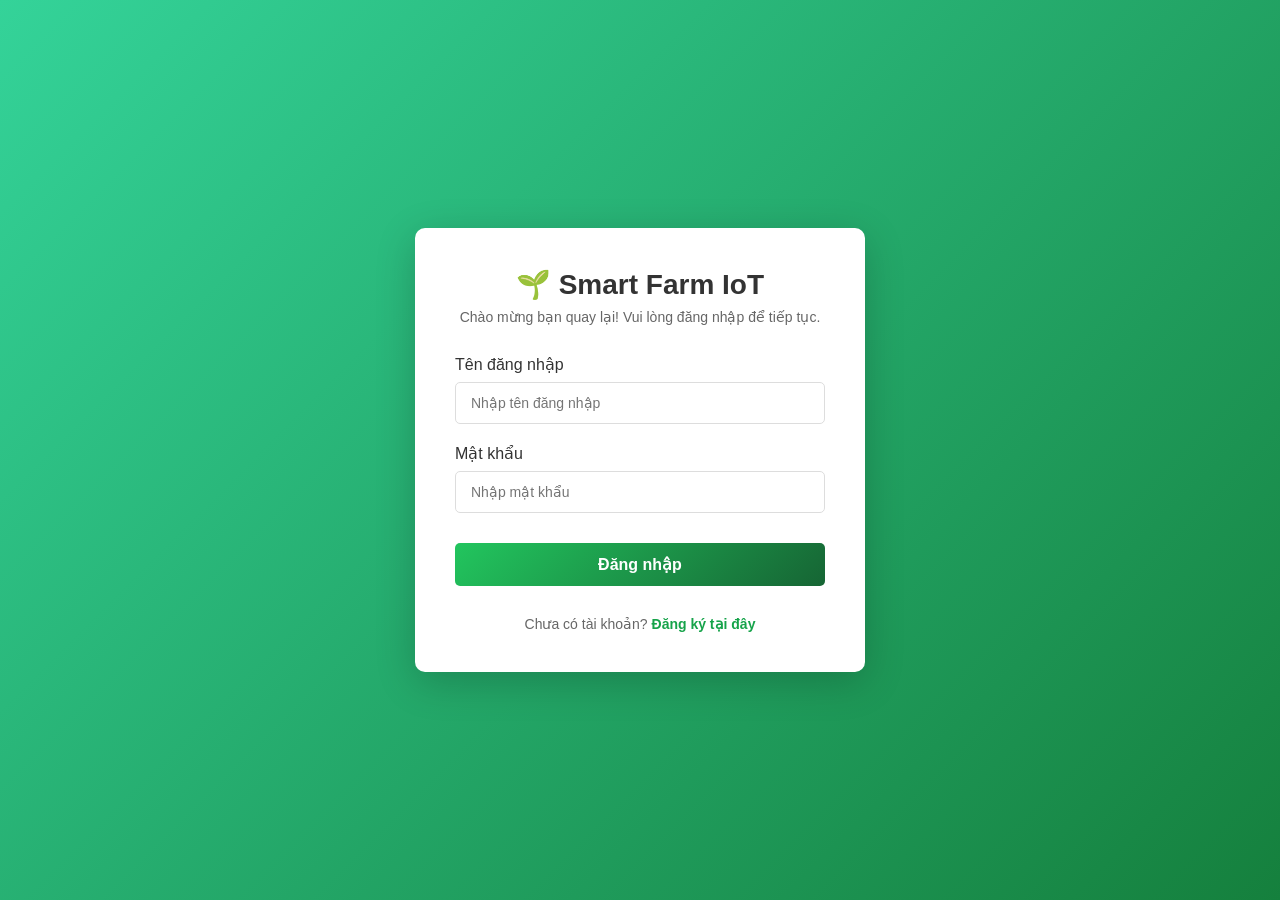
<file: wwwroot/index.html>
<!DOCTYPE html>
<html lang="vi">
<head>
    <meta charset="UTF-8">
    <meta name="viewport" content="width=device-width, initial-scale=1.0">
    <title>Bảng điều khiển Smart Farm IoT</title>
    <link rel="stylesheet" href="css/dashboard.css?v=20260529">
</head>
<body>
    <header>
        <h1>Hệ thống giám sát Smart Farm IoT</h1>
        <div class="header-controls">
            <button id="devicesBtn" class="btn-primary" onclick="goToDevices()">🔧 Quản lý thiết bị</button>
            <button id="cropsBtn" class="btn-primary" onclick="goToCrops()">🌿 Cây trồng</button>
            <button id="automationBtn" class="btn-primary" onclick="goToAutomation()">⚙️ Tự động hóa</button>
            <button id="chartsBtn" class="btn-primary" onclick="goToCharts()">📊 Phân tích</button>
            <button id="healthBtn" class="btn-primary" onclick="goToHealth()">🩺 Sức khỏe hệ thống</button>
            <button id="usersBtn" class="btn-primary" onclick="goToUsers()" hidden>👥 Người dùng</button>
            <button id="refreshBtn" class="btn-primary">Làm mới dữ liệu</button>
            <span id="lastUpdate">Cập nhật lần cuối: Chưa bao giờ</span>
        </div>
    </header>

    <section class="garden-toolbar">
        <div id="gardenPills" class="garden-pills">
            <!-- Garden pills rendered by JS -->
        </div>
        <button id="addGardenBtn" class="btn-primary" type="button">+ Thêm khu vườn mới</button>
    </section>

    <main>
        <div class="dashboard-grid">
            <!-- Key Performance Indicators -->
            <section class="card kpi-section">
                <h2>Chỉ số hiệu suất chính</h2>
                <div class="kpi-grid">
                    <div class="kpi-card">
                        <div class="kpi-header">
                            <span class="kpi-label">🌡 Nhiệt độ</span>
                            <span class="kpi-value" id="avgTemp">28°C</span>
                        </div>
                        <div class="kpi-subtitle" id="tempStatus">Dữ liệu thời gian thực</div>
                    </div>
                    <div class="kpi-card">
                        <div class="kpi-header">
                            <span class="kpi-label">💧 Độ ẩm</span>
                            <span class="kpi-value" id="avgHumidity">70%</span>
                        </div>
                        <div class="kpi-subtitle" id="humidityStatus">Dữ liệu thời gian thực</div>
                    </div>
                    <div class="kpi-card">
                        <div class="kpi-header">
                            <span class="kpi-label">☀ Cảm biến ánh sáng</span>
                            <span class="kpi-value" id="avgLight">12000 Lux</span>
                        </div>
                        <div class="kpi-subtitle" id="lightStatus">Dữ liệu thời gian thực</div>
                    </div>
                    <div class="kpi-card">
                        <div class="kpi-header">
                            <span class="kpi-label">🧪 pH</span>
                            <span class="kpi-value" id="avgPh">6.5</span>
                        </div>
                        <div class="kpi-subtitle" id="phStatus">Dữ liệu thời gian thực</div>
                    </div>
                    <div class="kpi-card">
                        <div class="kpi-header">
                            <span class="kpi-label">🧂 TDS</span>
                            <span class="kpi-value" id="avgTds">850 ppm</span>
                        </div>
                        <div class="kpi-subtitle" id="tdsStatus">Dữ liệu thời gian thực</div>
                    </div>
                </div>
            </section>

            <!-- System Overview -->
            <section class="card overview-card">
                <h2>Tổng quan hệ thống</h2>
                <div class="stats-grid">
                    <div class="stat-item">
                        <span class="stat-value" id="totalDevices">0</span>
                        <span class="stat-label">Tổng thiết bị</span>
                    </div>
                    <div class="stat-item">
                        <span class="stat-value" id="activeDevices">0</span>
                        <span class="stat-label">Thiết bị đang hoạt động</span>
                    </div>
                    <div class="stat-item">
                        <span class="stat-value" id="activeAlerts">0</span>
                        <span class="stat-label">Cảnh báo đang hoạt động</span>
                    </div>
                </div>
            </section>

            <!-- Device Status -->
            <section class="card devices-card">
                <h2>Trạng thái và sức khỏe thiết bị</h2>
                <div class="device-health-legend">
                    <span class="legend-item"><span class="legend-dot healthy"></span>Tốt</span>
                    <span class="legend-item"><span class="legend-dot warning"></span>Cảnh báo</span>
                    <span class="legend-item"><span class="legend-dot critical"></span>Nghiêm trọng</span>
                    <span class="legend-item"><span class="legend-dot offline"></span>Ngoại tuyến</span>
                </div>
                <div id="devicesContainer" class="devices-grid">
                    <!-- Devices will be loaded here -->
                </div>
            </section>

            <!-- Active Alerts -->
            <section class="card alerts-card">
                <h2>Cảnh báo đang hoạt động</h2>
                <div id="alertsContainer" class="alerts-list">
                    <!-- Alerts will be loaded here -->
                </div>
            </section>

            <!-- Manual Control -->
            <section class="card control-card">
                <h2>Điều khiển thủ công</h2>
                <div class="control-form">
                    <div class="form-group">
                        <label for="deviceSelect">Thiết bị:</label>
                        <select id="deviceSelect" name="deviceSelect" required>
                            <option value="">Chọn thiết bị</option>
                        </select>
                    </div>
                    <div class="form-group">
                        <label for="reasonInput">Ghi chú (tùy chọn):</label>
                        <input type="text" id="reasonInput" name="reasonInput" placeholder="Ví dụ: Bật thủ công do kiểm tra hệ thống">
                    </div>
                </div>

                <div class="manual-actuator-grid">
                    <div class="manual-actuator-card" data-actuator="Light">
                        <div class="actuator-icon">💡</div>
                        <div class="actuator-name">Đèn</div>
                        <div class="actuator-status" id="status-Light">Tắt</div>
                        <button type="button" class="actuator-toggle" data-actuator="Light" aria-label="Bật tắt Đèn">
                            <span class="toggle-knob"></span>
                        </button>
                    </div>

                    <div class="manual-actuator-card" data-actuator="Fan">
                        <div class="actuator-icon">🌀</div>
                        <div class="actuator-name">Quạt</div>
                        <div class="actuator-status" id="status-Fan">Tắt</div>
                        <button type="button" class="actuator-toggle" data-actuator="Fan" aria-label="Bật tắt Quạt">
                            <span class="toggle-knob"></span>
                        </button>
                    </div>

                    <div class="manual-actuator-card" data-actuator="Roof">
                        <div class="actuator-icon">🏠</div>
                        <div class="actuator-name">Mái che</div>
                        <div class="actuator-status" id="status-Roof">Tắt</div>
                        <button type="button" class="actuator-toggle" data-actuator="Roof" aria-label="Bật tắt Mái che">
                            <span class="toggle-knob"></span>
                        </button>
                    </div>

                    <div class="manual-actuator-card" data-actuator="FloatSwitch">
                        <div class="actuator-icon">🌊</div>
                        <div class="actuator-name">Phao điện tử</div>
                        <div class="actuator-status" id="status-FloatSwitch">Tắt</div>
                        <button type="button" class="actuator-toggle" data-actuator="FloatSwitch" aria-label="Bật tắt Phao điện tử">
                            <span class="toggle-knob"></span>
                        </button>
                    </div>

                    <div class="manual-actuator-card" data-actuator="Pump">
                        <div class="actuator-icon">💧</div>
                        <div class="actuator-name">Bơm nước</div>
                        <div class="actuator-status" id="status-Pump">Tắt</div>
                        <button type="button" class="actuator-toggle" data-actuator="Pump" aria-label="Bật tắt Bơm nước">
                            <span class="toggle-knob"></span>
                        </button>
                    </div>
                </div>
            </section>
        </div>
    </main>

    <!-- Device Details Modal -->
    <div id="deviceModal" class="modal">
        <div class="modal-content">
            <span class="close">&times;</span>
            <h2 id="deviceModalTitle">Chi tiết thiết bị</h2>
            <div id="deviceModalContent">
                <!-- Device details will be loaded here -->
            </div>
        </div>
    </div>

    <div id="gardenModal" class="modal">
        <div class="modal-content garden-modal-content">
            <span id="gardenModalClose" class="close">&times;</span>
            <h2>Thêm khu vườn mới</h2>
            <form id="gardenForm" class="control-form">
                <div class="form-group">
                    <label for="gardenNameInput">Tên khu vườn:</label>
                    <input type="text" id="gardenNameInput" maxlength="100" required placeholder="Ví dụ: Khu vườn 1">
                </div>
                <div class="form-group">
                    <label for="gardenLocationInput">Vị trí (tùy chọn):</label>
                    <input type="text" id="gardenLocationInput" maxlength="200" placeholder="Ví dụ: Nhà kính A">
                </div>
                <div class="form-group">
                    <label for="gardenDescriptionInput">Ghi chú (tùy chọn):</label>
                    <input type="text" id="gardenDescriptionInput" placeholder="Mô tả ngắn về khu vườn">
                </div>
                <button type="submit" class="btn-primary">Xác nhận</button>
            </form>
        </div>
    </div>
    <script src="js/config.js"></script>
    <script src="js/auth.js"></script>
    <script src="js/dashboard.js?v=20260529"></script>
</body>
</html>
</file>
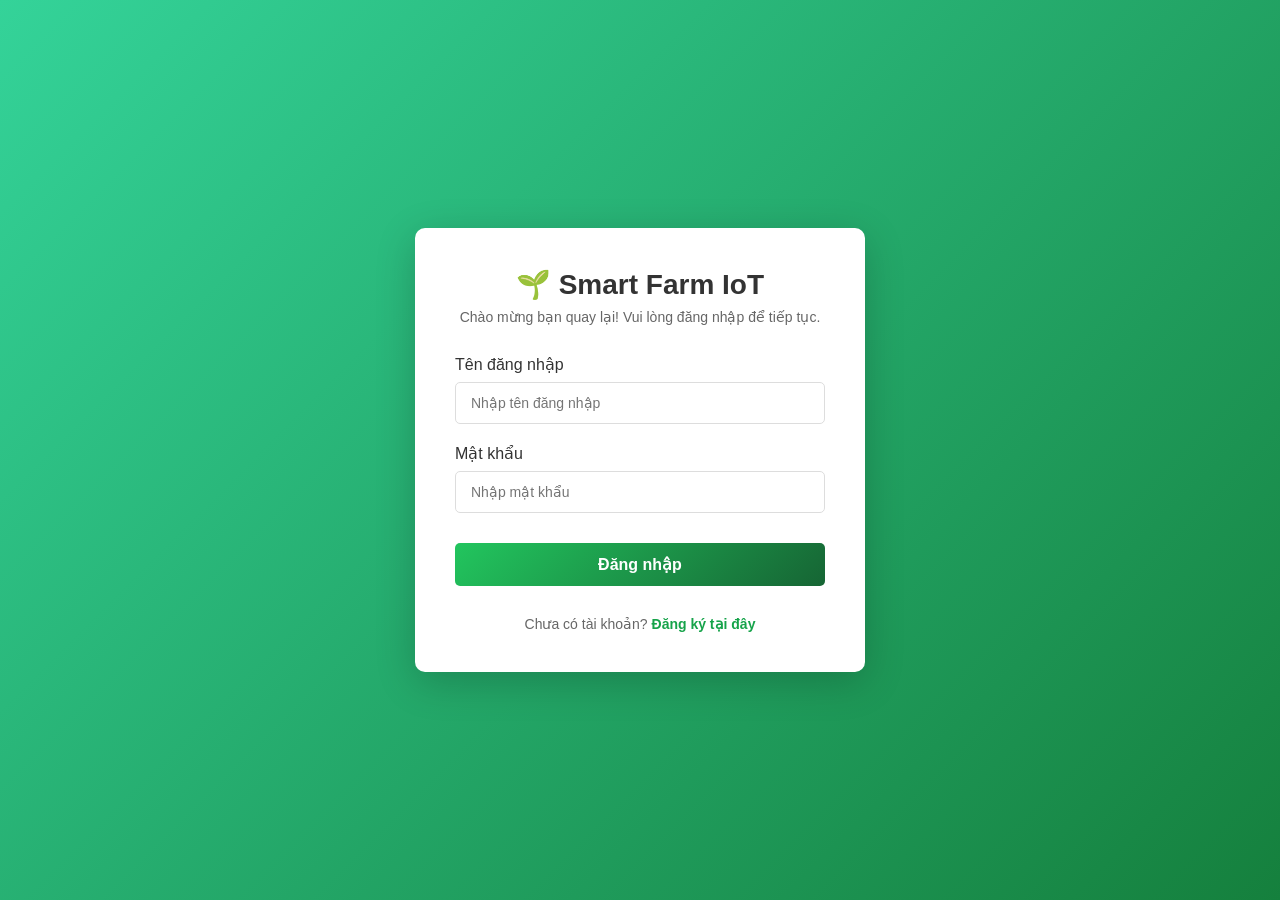
<file: wwwroot/devices.html>
<!DOCTYPE html>
<html lang="vi">
<head>
    <meta charset="UTF-8">
    <meta name="viewport" content="width=device-width, initial-scale=1.0">
    <title>Quản lý thiết bị - Smart Farm IoT</title>
    <link rel="stylesheet" href="css/devices.css?v=20260306">
</head>
<body>
    <div class="container">
        <div id="devicesHeader"></div>

        <div class="content">
        <!-- Add Device Section -->
        <section class="form-section">
            <h2 class="section-title">Thêm thiết bị mới</h2>
            <form id="addDeviceForm">
                <div class="form-row">
                    <div class="form-group">
                        <label for="deviceName">Tên thiết bị:</label>
                        <input type="text" id="deviceName" placeholder="ví dụ: Greenhouse-01" required>
                    </div>
                    <div class="form-group">
                        <label for="macAddress">Địa chỉ MAC:</label>
                        <input type="text" id="macAddress" placeholder="AA:BB:CC:DD:EE:FF" required>
                    </div>
                </div>

                <div class="form-row">
                    <div class="form-group">
                        <label for="cropSelect">Gán cây trồng (tùy chọn):</label>
                        <select id="cropSelect">
                            <option value="">Chưa gán cây trồng</option>
                        </select>
                    </div>
                    <div class="form-group">
                        <label for="gardenSelect">Gán khu vườn (tùy chọn):</label>
                        <select id="gardenSelect">
                            <option value="">Chưa gán khu vườn</option>
                        </select>
                    </div>
                </div>

                <div style="display: flex; gap: 1rem; margin-top: 1rem;">
                    <button type="submit" class="btn-primary">➕ Thêm thiết bị</button>
                    <button type="reset" class="btn-secondary">Xóa nhập</button>
                </div>
            </form>
        </section>

        <section class="form-section">
            <h2 class="section-title">Nhận quyền thiết bị (không cần MAC)</h2>
            <form id="claimDeviceForm">
                <div class="form-row">
                    <div class="form-group">
                        <label for="claimCode">Mã nhận quyền từ thiết bị:</label>
                        <input type="text" id="claimCode" placeholder="Ví dụ: A7K9P2" maxlength="16" required>
                    </div>
                    <div class="form-group">
                        <label for="claimDeviceName">Tên thiết bị (tùy chọn):</label>
                        <input type="text" id="claimDeviceName" placeholder="Ví dụ: Greenhouse-Node-01">
                    </div>
                </div>

                <div class="form-row">
                    <div class="form-group">
                        <label for="claimCropSelect">Gán cây trồng (tùy chọn):</label>
                        <select id="claimCropSelect">
                            <option value="">Chưa gán cây trồng</option>
                        </select>
                    </div>
                    <div class="form-group">
                        <label for="claimGardenSelect">Gán khu vườn (tùy chọn):</label>
                        <select id="claimGardenSelect">
                            <option value="">Chưa gán khu vườn</option>
                        </select>
                    </div>
                </div>

                <div style="display: flex; gap: 1rem; margin-top: 1rem;">
                    <button type="submit" class="btn-primary">🔐 Nhận quyền thiết bị</button>
                    <button type="button" class="btn-secondary" id="refreshPendingBtn">Làm mới danh sách chờ</button>
                </div>
            </form>

            <div style="margin-top: 1rem;">
                <h3 style="margin-bottom: 0.5rem;">Thiết bị chờ nhận quyền</h3>
                <div id="pendingDevicesGrid">
                    <p class="loading-text">Đang tải thiết bị chờ...</p>
                </div>
            </div>
        </section>

        <!-- Devices List Section -->
        <section class="devices-section">
            <h2 class="section-title">Thiết bị đang hoạt động</h2>
            <div id="devicesGrid">
                <p class="loading-text">Đang tải thiết bị...</p>
            </div>
        </section>

        <!-- Inactive Devices Section -->
        <section class="devices-section">
            <h2 class="section-title">Thiết bị ngừng hoạt động</h2>
            <div id="inactiveDevicesGrid">
                <p class="loading-text">Đang tải...</p>
            </div>
        </section>
        </div>

        <!-- Edit Device Modal -->
        <div id="editModal" class="modal">
            <div class="modal-content">
                <div class="modal-header">
                    Chỉnh sửa thiết bị
                    <span class="modal-close" onclick="closeEditModal()">&times;</span>
                </div>
                <form id="editDeviceForm">
                    <input type="hidden" id="editDeviceId">
                    <div class="form-group">
                        <label for="editDeviceName">Tên thiết bị:</label>
                        <input type="text" id="editDeviceName" required>
                    </div>
                    <div class="form-group">
                        <label for="editCropSelect">Gán cây trồng:</label>
                        <select id="editCropSelect">
                            <option value="">Chưa gán cây trồng</option>
                        </select>
                    </div>
                    <div class="form-group">
                        <label for="editGardenSelect">Gán khu vườn:</label>
                        <select id="editGardenSelect">
                            <option value="">Chưa gán khu vườn</option>
                        </select>
                    </div>
                    <div class="form-group">
                        <label for="editStatus">Trạng thái:</label>
                        <select id="editStatus">
                            <option value="Active">Hoạt động</option>
                            <option value="Inactive">Ngừng hoạt động</option>
                            <option value="Maintenance">Bảo trì</option>
                        </select>
                    </div>
                    <div class="modal-actions">
                        <button type="submit" class="btn-primary">💾 Lưu thay đổi</button>
                        <button type="button" class="btn-secondary" onclick="closeEditModal()">Huy</button>
                    </div>
                </form>
            </div>
        </div>

    <script src="js/config.js"></script>
    <script src="js/auth.js"></script>
    <script src="js/devices.js"></script>
</body>
</html>
</file>
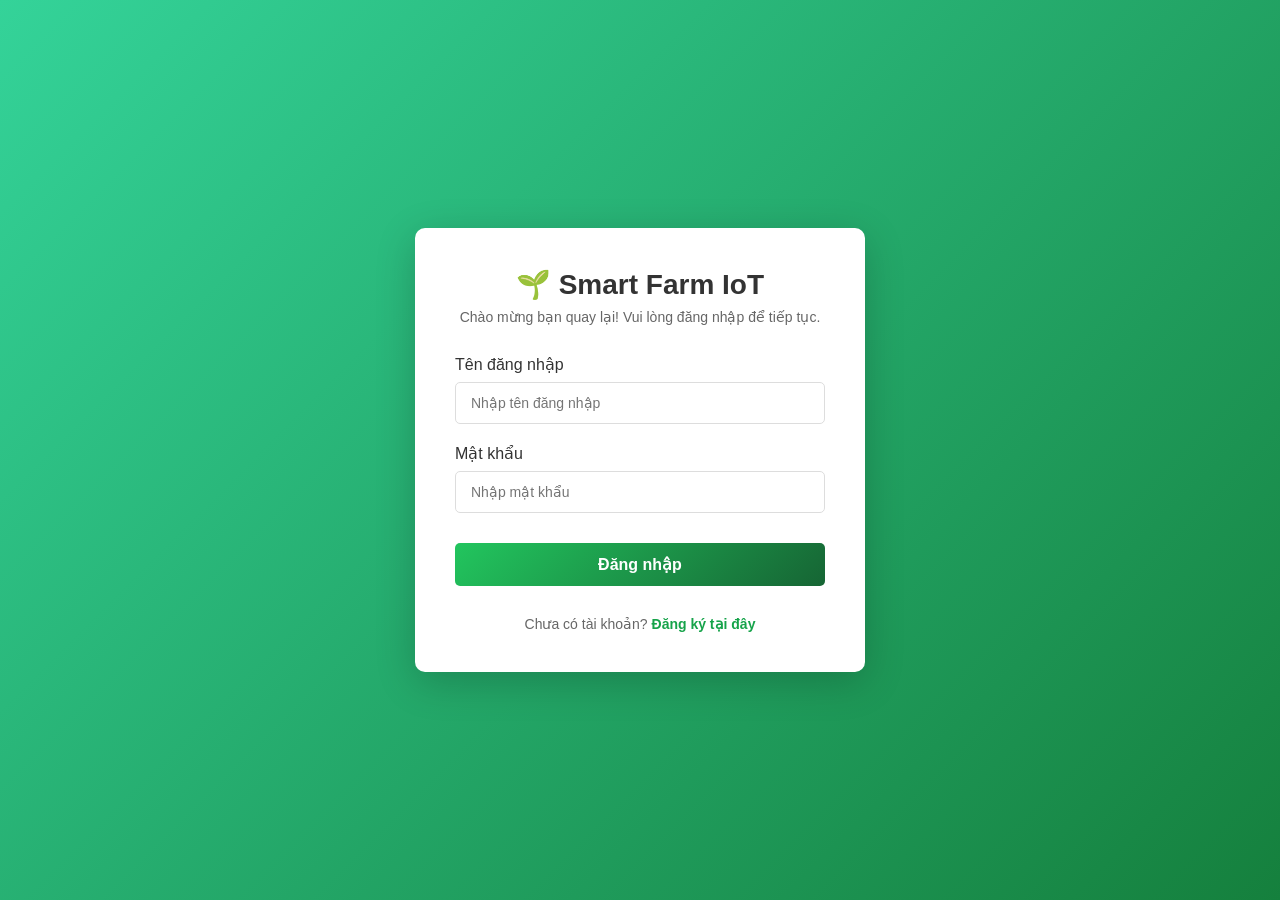
<file: wwwroot/login.html>
<!DOCTYPE html>
<html lang="vi">
<head>
    <meta charset="UTF-8">
    <meta name="viewport" content="width=device-width, initial-scale=1.0">
    <title>Smart Farm IoT - Đăng nhập</title>
    <style>
        * {
            margin: 0;
            padding: 0;
            box-sizing: border-box;
        }

        body {
            font-family: 'Segoe UI', Tahoma, Geneva, Verdana, sans-serif;
            background: linear-gradient(135deg, #34d399 0%, #15803d 100%);
            min-height: 100vh;
            display: flex;
            justify-content: center;
            align-items: center;
        }

        .auth-container {
            background: white;
            border-radius: 10px;
            box-shadow: 0 10px 40px rgba(0, 0, 0, 0.2);
            width: 100%;
            max-width: 450px;
            padding: 40px;
        }

        .auth-header {
            text-align: center;
            margin-bottom: 30px;
        }

        .auth-header h1 {
            color: #333;
            font-size: 28px;
            margin-bottom: 8px;
        }

        .auth-header p {
            color: #666;
            font-size: 14px;
        }

        .form-group {
            margin-bottom: 20px;
        }

        label {
            display: block;
            margin-bottom: 8px;
            color: #333;
            font-weight: 500;
        }

        input {
            width: 100%;
            padding: 12px 15px;
            border: 1px solid #ddd;
            border-radius: 5px;
            font-size: 14px;
            transition: border-color 0.3s;
        }

        input:focus {
            outline: none;
            border-color: #22c55e;
            box-shadow: 0 0 0 3px rgba(34, 197, 94, 0.15);
        }

        .btn {
            width: 100%;
            padding: 12px 15px;
            border: none;
            border-radius: 5px;
            font-size: 16px;
            font-weight: 600;
            cursor: pointer;
            transition: background 0.3s;
        }

        .btn-primary {
            background: linear-gradient(135deg, #22c55e 0%, #166534 100%);
            color: white;
            margin: 10px 0;
        }

        .btn-primary:hover {
            opacity: 0.9;
        }

        .btn-secondary {
            background: white;
            color: #16a34a;
            border: 2px solid #16a34a;
        }

        .btn-secondary:hover {
            background: #f5f5f5;
        }

        .auth-toggle {
            text-align: center;
            margin-top: 20px;
            color: #666;
            font-size: 14px;
        }

        .auth-toggle a {
            color: #16a34a;
            text-decoration: none;
            cursor: pointer;
            font-weight: 600;
        }

        .auth-toggle a:hover {
            text-decoration: underline;
        }

        .error-message {
            background: #fee;
            color: #c33;
            padding: 12px 15px;
            border-radius: 5px;
            margin-bottom: 20px;
            display: none;
            border-left: 4px solid #c33;
        }

        .success-message {
            background: #efe;
            color: #3c3;
            padding: 12px 15px;
            border-radius: 5px;
            margin-bottom: 20px;
            display: none;
            border-left: 4px solid #3c3;
        }

        .loading {
            display: none;
            text-align: center;
            color: #999;
            font-size: 12px;
        }
    </style>
</head>
<body>
    <div class="auth-container">
        <!-- Login Form -->
        <div id="loginForm" class="login-form">
            <div class="auth-header">
                <h1>🌱 Smart Farm IoT</h1>
                <p>Chào mừng bạn quay lại! Vui lòng đăng nhập để tiếp tục.</p>
            </div>

            <div class="error-message" id="loginError"></div>
            <div class="success-message" id="loginSuccess"></div>

            <form id="loginSubmit">
                <div class="form-group">
                    <label for="loginUsername">Tên đăng nhập</label>
                    <input type="text" id="loginUsername" placeholder="Nhập tên đăng nhập" required>
                </div>

                <div class="form-group">
                    <label for="loginPassword">Mật khẩu</label>
                    <input type="password" id="loginPassword" placeholder="Nhập mật khẩu" required>
                </div>

                <button type="submit" class="btn btn-primary">Đăng nhập</button>
                <div class="loading" id="loginLoading">Đang đăng nhập...</div>
            </form>

            <div class="auth-toggle">
                Chưa có tài khoản? <a href="register.html">Đăng ký tại đây</a>
            </div>
        </div>
    </div>

    <script src="js/config.js"></script>
    <script src="js/auth.js"></script>
    <script>
        const API_URL = Auth.getApiBase();

        // Only redirect when the stored session is a valid JWT accepted by the API
        window.addEventListener('load', async () => {
            if (!Auth.getStoredToken()) {
                Auth.clearAuthStorage();
                return;
            }

            const valid = await Auth.verifyStoredSession();
            if (valid) {
                window.location.href = 'index.html';
            }
        });

        // Login
        document.getElementById('loginSubmit').addEventListener('submit', async (e) => {
            e.preventDefault();
            const username = document.getElementById('loginUsername').value.trim();
            const password = document.getElementById('loginPassword').value;
            const submitBtn = e.target.querySelector('button[type="submit"]');

            if (!username || !password) {
                showError('loginError', 'Vui lòng nhập đầy đủ tên đăng nhập và mật khẩu');
                return;
            }

            document.getElementById('loginLoading').style.display = 'block';
            document.getElementById('loginError').style.display = 'none';
            if (submitBtn) submitBtn.disabled = true;

            try {
                const response = await fetch(`${API_URL}/authentication/login`, {
                    method: 'POST',
                    headers: { 'Content-Type': 'application/json' },
                    body: JSON.stringify({ username, password })
                });

                const data = await readJsonResponse(response);

                if (response.status === 429) {
                    showError('loginError', getRateLimitMessage(response, data));
                    return;
                }

                const loginResult = Auth.extractLoginResult(data);
                if (response.ok && loginResult?.token) {
                    try {
                        Auth.saveAuthSession({
                            token: loginResult.token,
                            username: loginResult.username || username,
                            role: loginResult.role || 'Farmer',
                            userId: loginResult.userId
                        });
                    } catch {
                        showError('loginError', 'Phản hồi đăng nhập không hợp lệ. Vui lòng thử lại.');
                        return;
                    }

                    window.location.href = 'index.html';
                    return;
                }

                showError('loginError', parseLoginError(data, response.status));
            } catch (error) {
                showError('loginError', 'Không thể kết nối máy chủ. Vui lòng thử lại.');
                console.error('Login error:', error);
            } finally {
                document.getElementById('loginLoading').style.display = 'none';
                if (submitBtn) submitBtn.disabled = false;
            }
        });

        async function readJsonResponse(response) {
            const text = await response.text();
            if (!text) return null;
            try {
                return JSON.parse(text);
            } catch {
                return null;
            }
        }

        function getRateLimitMessage(response, data) {
            const retryAfter = response.headers.get('Retry-After');
            if (retryAfter) {
                const seconds = Number.parseInt(retryAfter, 10);
                if (!Number.isNaN(seconds) && seconds > 0) {
                    return `Quá nhiều lần thử. Vui lòng đợi ${seconds} giây rồi thử lại.`;
                }
            }
            if (data?.detail) return data.detail;
            if (data?.message || data?.Message) return data.message || data.Message;
            return 'Quá nhiều lần thử đăng nhập. Vui lòng đợi khoảng 1 phút rồi thử lại.';
        }

        function parseLoginError(data, status) {
            if (status === 401) {
                return data?.detail || 'Tên đăng nhập hoặc mật khẩu không đúng';
            }
            if (data?.detail) return data.detail;
            if (data?.message || data?.Message) return data.message || data.Message;
            if (data?.title && status === 400) return data.title;
            return 'Đăng nhập thất bại';
        }

        function showError(elementId, message) {
            const element = document.getElementById(elementId);
            element.textContent = message;
            element.style.display = 'block';
        }

        function showSuccess(elementId, message) {
            const element = document.getElementById(elementId);
            element.textContent = message;
            element.style.display = 'block';
        }
    </script>
</body>
</html>
</file>
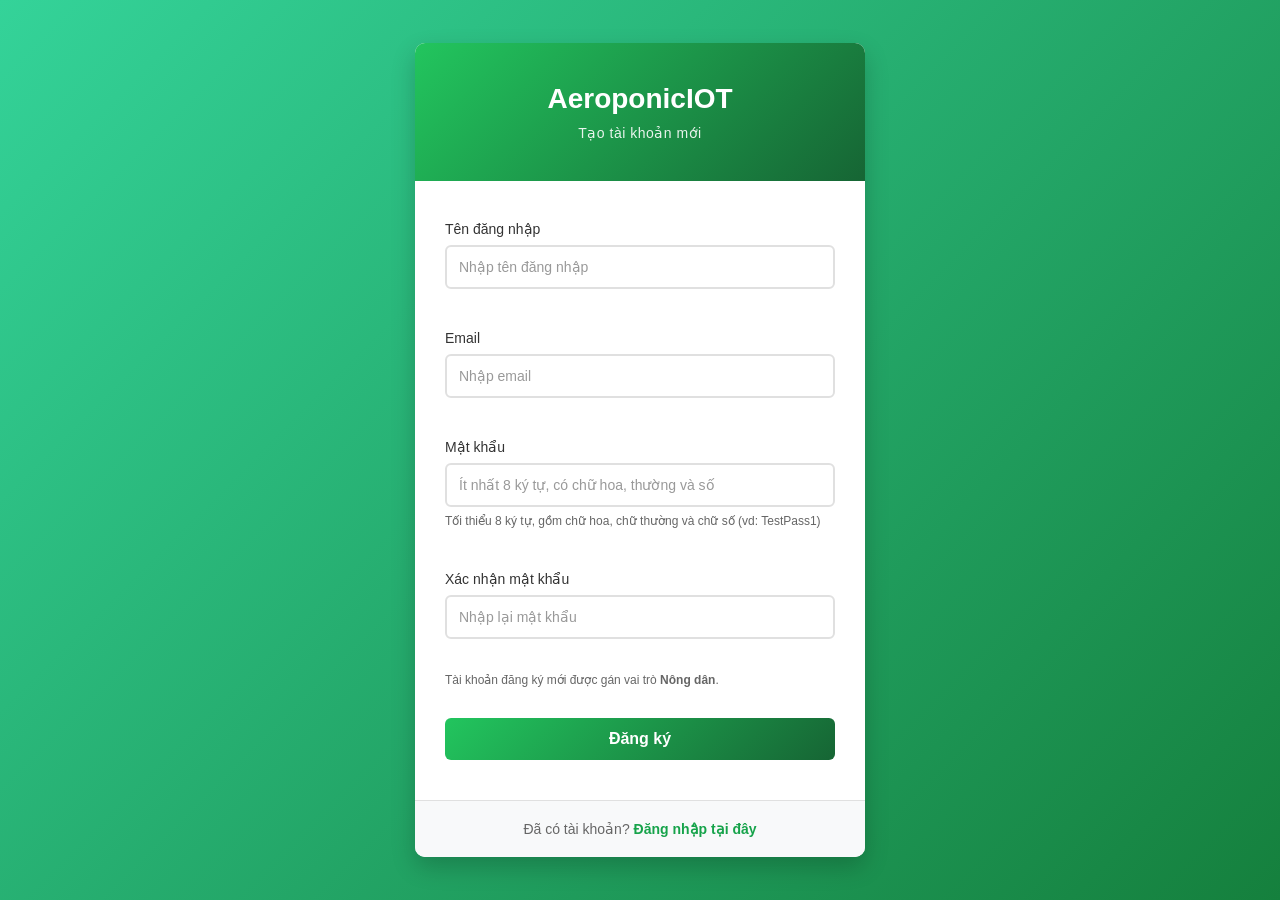
<file: wwwroot/register.html>
<!DOCTYPE html>
<html lang="vi">

<head>
    <meta charset="UTF-8">
    <meta name="viewport" content="width=device-width, initial-scale=1.0">
    <title>Đăng ký - AeroponicIOT</title>
    <link rel="stylesheet" href="css/register.css">
</head>

<body>
    <div class="register-container">
        <div class="register-card">
            <div class="register-header">
                <h1>AeroponicIOT</h1>
                <p>Tạo tài khoản mới</p>
            </div>

            <form id="registerForm" class="register-form">
                <div class="form-group">
                    <label for="username">Tên đăng nhập</label>
                    <input type="text" id="username" name="username" required placeholder="Nhập tên đăng nhập">
                    <span class="error-message" id="usernameError"></span>
                </div>

                <div class="form-group">
                    <label for="email">Email</label>
                    <input type="email" id="email" name="email" required placeholder="Nhập email">
                    <span class="error-message" id="emailError"></span>
                </div>

                <div class="form-group">
                    <label for="password">Mật khẩu</label>
                    <input type="password" id="password" name="password" required minlength="8"
                        placeholder="Ít nhất 8 ký tự, có chữ hoa, thường và số"
                        autocomplete="new-password">
                    <span class="field-hint">Tối thiểu 8 ký tự, gồm chữ hoa, chữ thường và chữ số (vd: TestPass1)</span>
                    <span class="error-message" id="passwordError"></span>
                </div>

                <div class="form-group">
                    <label for="confirmPassword">Xác nhận mật khẩu</label>
                    <input type="password" id="confirmPassword" name="confirmPassword" required
                        placeholder="Nhập lại mật khẩu">
                    <span class="error-message" id="confirmPasswordError"></span>
                </div>

                <p class="field-hint role-note">Tài khoản đăng ký mới được gán vai trò <strong>Nông dân</strong>.</p>

                <div id="successMessage" class="success-message" style="display: none;">
                    <span id="successText"></span>
                </div>

                <div id="errorMessage" class="error-message-box" style="display: none;">
                    <span id="errorText"></span>
                </div>

                <button type="submit" class="btn-register">Đăng ký</button>
            </form>

            <div class="register-footer">
                <p>Đã có tài khoản? <a href="login.html">Đăng nhập tại đây</a></p>
            </div>
        </div>
    </div>

    <script>
        const PASSWORD_RULE = /^(?=.*[a-z])(?=.*[A-Z])(?=.*\d).{8,}$/;
        const FIELD_ERROR_IDS = {
            username: 'usernameError',
            email: 'emailError',
            password: 'passwordError'
        };

        document.getElementById('registerForm').addEventListener('submit', async (e) => {
            e.preventDefault();

            document.getElementById('successMessage').style.display = 'none';
            document.getElementById('errorMessage').style.display = 'none';
            clearErrors();

            const username = document.getElementById('username').value.trim();
            const email = document.getElementById('email').value.trim();
            const password = document.getElementById('password').value;
            const confirmPassword = document.getElementById('confirmPassword').value;

            let isValid = true;

            if (!username || username.length < 3) {
                showError('usernameError', 'Tên đăng nhập phải có ít nhất 3 ký tự');
                isValid = false;
            }

            if (!email || !isValidEmail(email)) {
                showError('emailError', 'Vui lòng nhập địa chỉ email hợp lệ');
                isValid = false;
            }

            if (!isValidPassword(password)) {
                showError('passwordError',
                    'Mật khẩu phải có ít nhất 8 ký tự và gồm chữ hoa, chữ thường và chữ số');
                isValid = false;
            }

            if (password !== confirmPassword) {
                showError('confirmPasswordError', 'Mật khẩu xác nhận không khớp');
                isValid = false;
            }

            if (!isValid) return;

            const submitBtn = e.target.querySelector('.btn-register');
            submitBtn.disabled = true;

            try {
                const response = await fetch(`${window.location.origin}/api/authentication/register`, {
                    method: 'POST',
                    headers: { 'Content-Type': 'application/json' },
                    body: JSON.stringify({ username, email, password })
                });

                const data = await readJsonResponse(response);

                if (response.ok && data && (data.success === true || data.Success === true)) {
                    const msg = data.message || data.Message ||
                        'Đăng ký thành công! Đang chuyển sang trang đăng nhập...';
                    document.getElementById('successText').textContent = msg;
                    document.getElementById('successMessage').style.display = 'block';
                    document.getElementById('registerForm').reset();

                    setTimeout(() => {
                        window.location.href = 'login.html';
                    }, 2000);
                    return;
                }

                const { message, fieldErrors } = parseRegisterError(data, response.status);
                applyFieldErrors(fieldErrors);
                showGlobalError(message);
            } catch (error) {
                console.error('Registration error:', error);
                showGlobalError('Không thể kết nối máy chủ. Vui lòng thử lại.');
            } finally {
                submitBtn.disabled = false;
            }
        });

        async function readJsonResponse(response) {
            const text = await response.text();
            if (!text) return null;
            try {
                return JSON.parse(text);
            } catch {
                return null;
            }
        }

        function isValidPassword(password) {
            return typeof password === 'string' && PASSWORD_RULE.test(password);
        }

        function parseRegisterError(data, status) {
            const fieldErrors = {};
            let message = 'Đăng ký thất bại. Vui lòng thử lại.';

            if (status === 429) {
                message = data?.detail || data?.message || data?.Message ||
                    'Quá nhiều lần thử. Vui lòng đợi khoảng 1 phút rồi thử lại.';
                return { message, fieldErrors };
            }

            if (!data) {
                return { message, fieldErrors };
            }

            if (data.errors && typeof data.errors === 'object') {
                for (const [key, messages] of Object.entries(data.errors)) {
                    const text = Array.isArray(messages) ? messages[0] : String(messages);
                    const normalized = key.charAt(0).toLowerCase() + key.slice(1);
                    fieldErrors[normalized] = text;
                }
                const first = Object.values(fieldErrors)[0];
                if (first) {
                    message = first;
                } else if (data.title) {
                    message = data.title;
                }
                return { message, fieldErrors };
            }

            if (data.detail) {
                message = data.detail;
                if (data.errorCode === 'username_exists') {
                    fieldErrors.username = data.detail;
                } else if (data.errorCode === 'email_exists') {
                    fieldErrors.email = data.detail;
                }
                return { message, fieldErrors };
            }

            if (data.message || data.Message) {
                message = data.message || data.Message;
            }

            return { message, fieldErrors };
        }

        function applyFieldErrors(fieldErrors) {
            for (const [field, text] of Object.entries(fieldErrors)) {
                const elementId = FIELD_ERROR_IDS[field];
                if (elementId && text) {
                    showError(elementId, text);
                }
            }
        }

        function showGlobalError(message) {
            document.getElementById('errorText').textContent = message;
            document.getElementById('errorMessage').style.display = 'block';
        }

        function showError(elementId, message) {
            document.getElementById(elementId).textContent = message;
        }

        function clearErrors() {
            document.querySelectorAll('.error-message').forEach(el => {
                el.textContent = '';
            });
        }

        function isValidEmail(email) {
            const emailRegex = /^[^\s@]+@[^\s@]+\.[^\s@]+$/;
            return emailRegex.test(email);
        }
    </script>
</body>

</html>
</file>
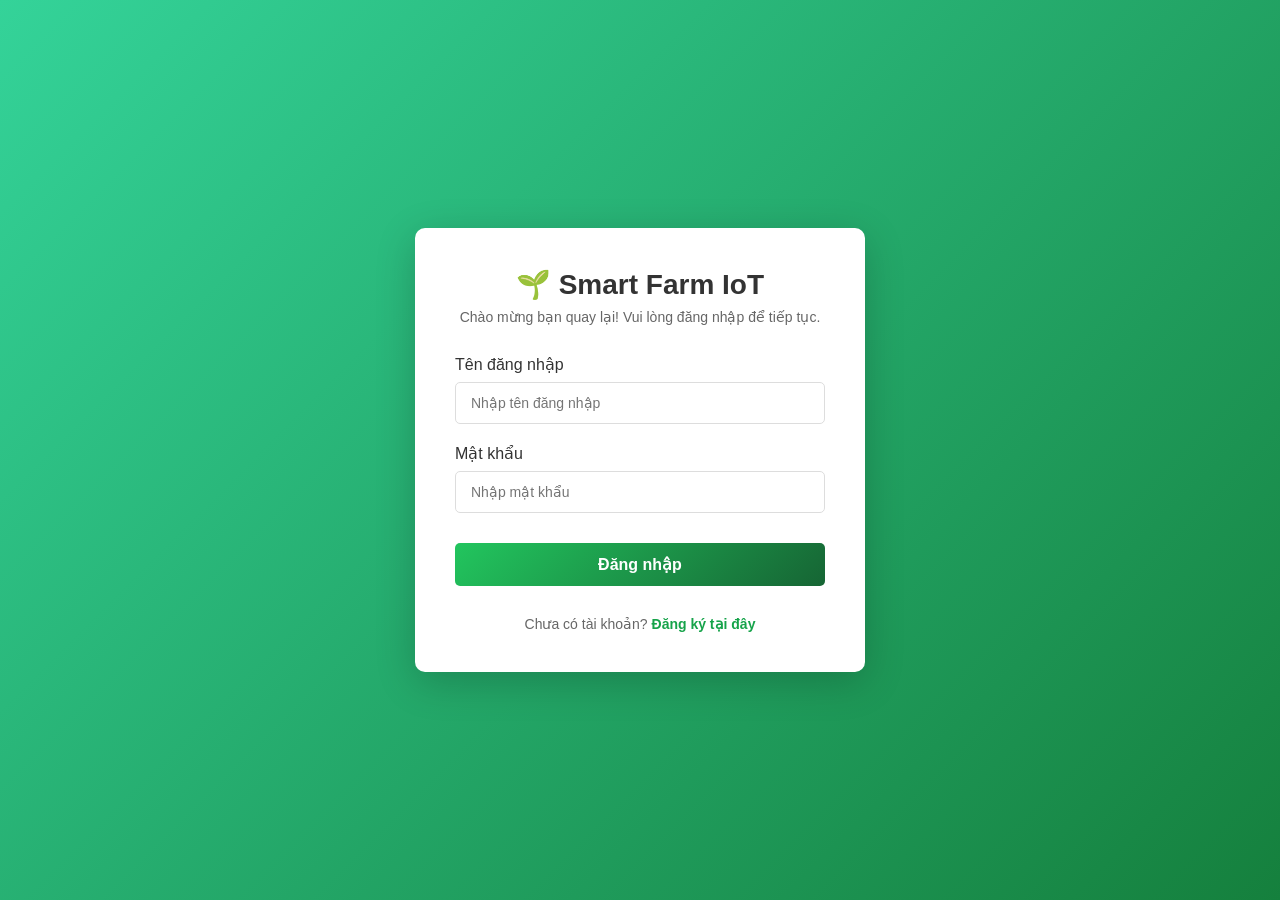
<file: wwwroot/users.html>
<!DOCTYPE html>
<html lang="vi">
<head>
    <meta charset="UTF-8">
    <meta name="viewport" content="width=device-width, initial-scale=1.0">
    <title>Quản lý người dùng - Smart Farm IoT</title>
    <link rel="stylesheet" href="css/users.css">
</head>
<body>
    <div class="container">
        <div id="usersHeader"></div>

        <div class="content">
            <section class="users-section">
                <div class="section-header-row">
                    <h2 class="section-title">Danh sách người dùng</h2>
                    <button id="refreshUsersBtn" type="button" class="btn-primary">Làm mới</button>
                </div>
                <p class="helper-text">Chỉ quản trị viên có thể xem và chỉnh sửa vai trò người dùng. Sau khi đổi vai trò, người dùng cần đăng nhập lại.</p>
                <div id="usersMessage" class="message-box" style="display: none;"></div>
                <div class="table-wrap">
                    <table class="users-table">
                        <thead>
                            <tr>
                                <th>Tên đăng nhập</th>
                                <th>Email</th>
                                <th>Vai trò</th>
                                <th>Thiết bị</th>
                                <th>Đăng nhập gần nhất</th>
                                <th>Thao tác</th>
                            </tr>
                        </thead>
                        <tbody id="usersTableBody">
                            <tr>
                                <td colspan="6" class="loading-cell">Đang tải...</td>
                            </tr>
                        </tbody>
                    </table>
                </div>
            </section>
        </div>
    </div>

    <div id="editUserModal" class="modal">
        <div class="modal-content">
            <span id="editUserModalClose" class="close">&times;</span>
            <h2>Chỉnh sửa người dùng</h2>
            <p id="editUsername" class="modal-username"></p>
            <form id="editUserForm">
                <input type="hidden" id="editUserId">
                <div class="form-group">
                    <label for="editUserEmail">Email</label>
                    <input type="email" id="editUserEmail" maxlength="256" required>
                </div>
                <div class="form-group">
                    <label for="editUserRole">Vai trò</label>
                    <select id="editUserRole" required>
                        <option value="Farmer">Nông dân</option>
                        <option value="Administrator">Quản trị viên</option>
                    </select>
                </div>
                <div class="form-actions">
                    <button type="submit" class="btn-primary">Lưu</button>
                    <button type="button" id="cancelEditUserBtn" class="btn-secondary">Hủy</button>
                </div>
            </form>
        </div>
    </div>

    <script src="js/config.js"></script>
    <script src="js/auth.js"></script>
    <script src="js/users.js"></script>
</body>
</html>
</file>
<file: wwwroot/css/dashboard.css>
/* Reset and base styles */
* {
    margin: 0;
    padding: 0;
    box-sizing: border-box;
}

body {
    font-family: 'Segoe UI', Tahoma, Geneva, Verdana, sans-serif;
    background-color: #f5f5f5;
    color: #333;
    line-height: 1.6;
}

header {
    background: linear-gradient(135deg, #22c55e 0%, #166534 100%);
    color: white;
    padding: 1rem 2rem;
    box-shadow: 0 2px 10px rgba(0,0,0,0.1);
}

header h1 {
    margin-bottom: 0.5rem;
}

.header-controls {
    display: flex;
    justify-content: space-between;
    align-items: center;
    margin-top: 1rem;
    gap: 2rem;
}

.user-info {
    display: flex;
    align-items: center;
    gap: 1rem;
    font-size: 0.9rem;
}

.user-info small {
    opacity: 0.9;
    font-size: 0.8rem;
}

.notification-bell {
    position: relative;
}

.bell-button {
    background: none;
    border: none;
    color: white;
    font-size: 1.5rem;
    cursor: pointer;
    position: relative;
    padding: 0;
    transition: opacity 0.3s;
}

.bell-button:hover {
    opacity: 0.8;
}

.sound-toggle {
    background: none;
    border: none;
    color: white;
    font-size: 1.3rem;
    cursor: pointer;
    padding: 0;
    transition: opacity 0.3s;
    margin-left: 0.5rem;
}

.sound-toggle:hover {
    opacity: 0.8;
}

.notification-badge {
    position: absolute;
    top: -8px;
    right: -8px;
    background: #ff4444;
    color: white;
    border-radius: 50%;
    width: 20px;
    height: 20px;
    display: flex;
    align-items: center;
    justify-content: center;
    font-size: 0.75rem;
    font-weight: bold;
}

.notification-dropdown {
    position: absolute;
    top: 40px;
    left: -300px;
    width: 350px;
    background: white;
    border-radius: 8px;
    box-shadow: 0 4px 20px rgba(0, 0, 0, 0.2);
    z-index: 1000;
    max-height: 500px;
    overflow-y: auto;
    border: 1px solid #ddd;
}

.notification-header {
    padding: 15px;
    border-bottom: 1px solid #eee;
    display: flex;
    justify-content: space-between;
    align-items: center;
    background: #f9f9f9;
    border-radius: 8px 8px 0 0;
}

.notification-header h3 {
    margin: 0;
    font-size: 1rem;
    color: #333;
}

.clear-btn {
    background: none;
    border: none;
    color: #16a34a;
    cursor: pointer;
    font-size: 0.8rem;
    text-decoration: underline;
}

.notifications-list {
    padding: 0;
}

.notification-item {
    padding: 12px 15px;
    border-bottom: 1px solid #eee;
    display: flex;
    justify-content: space-between;
    align-items: flex-start;
    gap: 10px;
    cursor: pointer;
    transition: background-color 0.2s;
}

.notification-item:hover {
    background-color: #f9f9f9;
}

.notification-item.notification-alert {
    border-left: 4px solid #dc3545;
    background-color: #fff5f5;
}

.notification-item.notification-warning {
    border-left: 4px solid #ffc107;
    background-color: #fffbf0;
}

.notification-item.notification-error {
    border-left: 4px solid #dc3545;
    background-color: #fff5f5;
}

.notification-item.notification-info {
    border-left: 4px solid #22c55e;
    background-color: #f0fff4;
}

.notification-content {
    flex: 1;
}

.notification-content h4 {
    margin: 0 0 5px 0;
    font-size: 0.95rem;
    color: #333;
}

.notification-content p {
    margin: 0 0 5px 0;
    font-size: 0.85rem;
    color: #666;
}

.notification-content small {
    color: #999;
    font-size: 0.8rem;
}

.mark-read-btn {
    background: #22c55e;
    color: white;
    border: none;
    border-radius: 50%;
    width: 24px;
    height: 24px;
    cursor: pointer;
    font-size: 0.9rem;
    display: flex;
    align-items: center;
    justify-content: center;
    transition: background-color 0.2s;
}

.mark-read-btn:hover {
    background-color: #166534;
}

.no-notifications {
    padding: 20px;
    text-align: center;
    color: #999;
    font-size: 0.9rem;
}


.btn-secondary {
    background-color: rgba(255, 255, 255, 0.2);
    color: white;
    border: 1px solid white;
    padding: 0.5rem 1rem;
    border-radius: 4px;
    cursor: pointer;
    font-size: 0.9rem;
    transition: background-color 0.3s;
}

.btn-secondary:hover {
    background-color: rgba(255, 255, 255, 0.3);
}

.btn-primary {
    background-color: #4CAF50;
    color: white;
    border: none;
    padding: 0.5rem 1rem;
    border-radius: 4px;
    cursor: pointer;
    font-size: 0.9rem;
    transition: background-color 0.3s;
}

.btn-primary:hover {
    background-color: #45a049;
}

.btn-soft-green {
    background: #8cd784;
    color: #ffffff;
    border: 1px solid rgba(255, 255, 255, 0.22);
}

.btn-soft-green:hover {
    background: #79cc70;
}

main {
    padding: 2rem;
    max-width: 1400px;
    margin: 0 auto;
}

.garden-toolbar {
    max-width: 1400px;
    margin: 1rem auto 0;
    padding: 0 2rem;
    display: flex;
    align-items: center;
    gap: 1rem;
    /* prevent the "+ Add" button from ever wrapping away */
    flex-wrap: nowrap;
}

.garden-pills {
    display: flex;
    flex-wrap: nowrap;
    gap: 0.45rem;
    align-items: center;
    overflow-x: auto;
    /* hide scrollbar track but still scrollable */
    scrollbar-width: none;        /* Firefox */
    -ms-overflow-style: none;     /* IE/Edge */
    /* subtle fade at right edge to hint more content */
    -webkit-mask-image: linear-gradient(to right, black 85%, transparent 100%);
    mask-image: linear-gradient(to right, black 85%, transparent 100%);
    min-width: 0;   /* allow flex shrink inside parent */
    flex: 1;
}

.garden-pills::-webkit-scrollbar {
    display: none;  /* Chrome/Safari */
}

.garden-pill {
    border: 1px solid #d1d5db;
    background: #ffffff;
    color: #374151;
    border-radius: 999px;
    padding: 0.35rem 0.85rem;
    font-size: 0.875rem;
    cursor: pointer;
    display: inline-flex;
    align-items: center;
    gap: 0.4rem;
    transition: background-color 0.15s, border-color 0.15s, color 0.15s;
    white-space: nowrap;
    font-family: inherit;
}

.garden-pill:hover {
    background: #f3f4f6;
    border-color: #9ca3af;
}

.garden-pill.is-active {
    background: #22c55e;
    border-color: #16a34a;
    color: #ffffff;
}

.garden-pill.is-active .garden-pill-count {
    background: rgba(255,255,255,0.28);
    color: #fff;
}

.garden-pill-count {
    background: #e5e7eb;
    color: #374151;
    border-radius: 999px;
    padding: 0.05rem 0.45rem;
    font-size: 0.75rem;
    font-weight: 700;
    min-width: 18px;
    text-align: center;
}

.dashboard-grid {
    display: grid;
    grid-template-columns: repeat(auto-fit, minmax(400px, 1fr));
    gap: 2rem;
}

.card {
    background: white;
    border-radius: 8px;
    box-shadow: 0 2px 10px rgba(0,0,0,0.1);
    padding: 1.5rem;
    margin-bottom: 1rem;
}

.card h2 {
    margin-bottom: 1rem;
    color: #333;
    border-bottom: 2px solid #22c55e;
    padding-bottom: 0.5rem;
}

/* KPI */
.kpi-grid {
    display: grid;
    grid-template-columns: 1fr;
    gap: 0.75rem;
}

.kpi-card {
    background: linear-gradient(135deg, #c9dfcf 0%, #c2d9c8 100%);
    border: 1px solid #a6d9b7;
    border-radius: 10px;
    padding: 0.75rem 0.85rem;
}

.kpi-header {
    display: flex;
    flex-direction: column;
    align-items: flex-start;
    gap: 0.3rem;
}

.kpi-label {
    font-weight: 700;
    color: #1a5a39;
    font-size: 0.95rem;
}

.kpi-value {
    font-size: 1.15rem;
    font-weight: 800;
    color: #114b2f;
    white-space: normal;
    overflow-wrap: anywhere;
}

.kpi-subtitle {
    margin-top: 0.2rem;
    color: #1f2f2c;
    font-size: 0.82rem;
}

/* Overview Card */
.stats-grid {
    display: grid;
    grid-template-columns: repeat(auto-fit, minmax(120px, 1fr));
    gap: 1rem;
}

.stat-item {
    text-align: center;
    padding: 1rem;
    background: #f8f9fa;
    border-radius: 6px;
}

.stat-value {
    display: block;
    font-size: 2rem;
    font-weight: bold;
    color: #16a34a;
}

.stat-label {
    font-size: 0.9rem;
    color: #666;
}

/* Device Status */
.device-health-legend {
    display: flex;
    flex-wrap: wrap;
    gap: 0.75rem;
    margin-bottom: 1rem;
    align-items: center;
}

.legend-item {
    display: inline-flex;
    align-items: center;
    gap: 0.4rem;
    font-size: 0.85rem;
    color: #444;
    background: #f7f7f7;
    border: 1px solid #e9e9e9;
    border-radius: 999px;
    padding: 0.22rem 0.55rem;
}

.legend-dot {
    width: 10px;
    height: 10px;
    border-radius: 50%;
    display: inline-block;
}

.legend-dot.healthy {
    background: #22c55e;
}

.legend-dot.warning {
    background: #f59e0b;
}

.legend-dot.critical {
    background: #dc2626;
}

.legend-dot.offline {
    background: #6b7280;
}

.devices-grid {
    display: grid;
    gap: 1rem;
}

.device-card {
    border: 1px solid #ddd;
    border-radius: 6px;
    padding: 1rem;
    background: #fafafa;
    transition: box-shadow 0.3s;
}

.device-card:hover {
    box-shadow: 0 4px 15px rgba(0,0,0,0.1);
}

.device-header {
    display: flex;
    justify-content: space-between;
    align-items: center;
    margin-bottom: 0.5rem;
}

.device-name {
    font-weight: bold;
    color: #333;
}

.device-status {
    padding: 0.25rem 0.5rem;
    border-radius: 12px;
    font-size: 0.8rem;
    font-weight: bold;
}

.status-active {
    background-color: #4CAF50;
    color: white;
}

.status-inactive {
    background-color: #f44336;
    color: white;
}

.device-mac {
    color: #666;
    font-size: 0.9rem;
    margin-bottom: 0.5rem;
}

.device-crop {
    color: #888;
    font-size: 0.9rem;
    margin-bottom: 1rem;
}

.sensor-grid {
    display: grid;
    grid-template-columns: repeat(auto-fit, minmax(100px, 1fr));
    gap: 0.5rem;
}

.sensor-item {
    text-align: center;
    padding: 0.5rem;
    background: white;
    border-radius: 4px;
    border: 1px solid #eee;
}

.sensor-label {
    font-size: 0.8rem;
    color: #666;
    margin-bottom: 0.25rem;
}

.sensor-value {
    font-weight: bold;
    color: #333;
}

.device-actions {
    margin-top: 1rem;
    text-align: center;
}

.btn-secondary {
    background-color: #22c55e;
    color: white;
    border: none;
    padding: 0.4rem 0.8rem;
    border-radius: 4px;
    cursor: pointer;
    font-size: 0.8rem;
    margin: 0 0.25rem;
    transition: background-color 0.3s;
}

.btn-secondary:hover {
    background-color: #166534;
}

/* Alerts */
.alerts-list {
    max-height: 300px;
    overflow-y: auto;
}

.alert-item {
    padding: 0.75rem;
    border-left: 4px solid;
    margin-bottom: 0.5rem;
    background: #f8f9fa;
    border-radius: 4px;
}

.alert-warning {
    border-left-color: #ff9800;
}

.alert-error {
    border-left-color: #f44336;
}

.alert-info {
    border-left-color: #22c55e;
}

.alert-title {
    font-weight: bold;
    margin-bottom: 0.25rem;
}

.alert-message {
    font-size: 0.9rem;
    color: #666;
}

.alert-timestamp {
    font-size: 0.8rem;
    color: #999;
    margin-top: 0.25rem;
}

/* Manual Control */
.control-form {
    display: grid;
    gap: 0.75rem;
}

.control-card .form-group label {
    margin-bottom: 0.35rem;
    font-size: 0.95rem;
}

.control-card .form-group select,
.control-card .form-group input {
    padding: 0.45rem 0.55rem;
    font-size: 0.95rem;
}

.manual-actuator-grid {
    margin-top: 0.8rem;
    display: grid;
    grid-template-columns: repeat(auto-fit, minmax(150px, 1fr));
    gap: 0.7rem;
}

.manual-actuator-card {
    background: linear-gradient(135deg, #c9dfcf 0%, #c2d9c8 100%);
    border: 1px solid #a6d9b7;
    border-radius: 12px;
    padding: 0.7rem;
    color: #1a5a39;
    display: flex;
    flex-direction: column;
    gap: 0.35rem;
    min-height: 118px;
}

.actuator-icon {
    font-size: 1rem;
    line-height: 1;
}

.actuator-name {
    font-size: 0.95rem;
    font-weight: 600;
}

.actuator-status {
    margin-top: auto;
    font-size: 1.25rem;
    font-weight: 700;
    color: #114b2f;
}

.actuator-toggle {
    width: 56px;
    height: 32px;
    border: 1px solid #9ec9ac;
    border-radius: 999px;
    background: #d7e7dc;
    padding: 2px;
    cursor: pointer;
    position: relative;
    transition: background-color 0.2s ease;
    align-self: flex-end;
}

.toggle-knob {
    width: 26px;
    height: 26px;
    border-radius: 50%;
    background: #f6fffa;
    display: block;
    transform: translateX(0);
    transition: transform 0.2s ease;
}

.manual-actuator-card.is-on .actuator-toggle {
    background: #8ccfa3;
}

.manual-actuator-card.is-on .toggle-knob {
    transform: translateX(26px);
    background: #ffffff;
}

.manual-actuator-card.is-on .actuator-status {
    color: #0f4029;
}

.form-group {
    display: flex;
    flex-direction: column;
}

.form-group label {
    margin-bottom: 0.5rem;
    font-weight: bold;
    color: #333;
}

.form-group select,
.form-group input {
    padding: 0.5rem;
    border: 1px solid #ddd;
    border-radius: 4px;
    font-size: 1rem;
}

.form-group select:focus,
.form-group input:focus {
    outline: none;
    border-color: #22c55e;
}

/* Modal */
.modal {
    display: none;
    position: fixed;
    z-index: 1000;
    left: 0;
    top: 0;
    width: 100%;
    height: 100%;
    background-color: rgba(0,0,0,0.5);
}

.modal-content {
    background-color: white;
    margin: 5% auto;
    padding: 2rem;
    border-radius: 8px;
    width: 80%;
    max-width: 800px;
    max-height: 80vh;
    overflow-y: auto;
}

.garden-modal-content {
    width: 90%;
    max-width: 520px;
}

.profile-modal-content {
    width: 90%;
    max-width: 560px;
}

.profile-grid {
    display: grid;
    gap: 0.75rem;
}

.profile-item {
    display: grid;
    grid-template-columns: 170px 1fr;
    gap: 0.75rem;
    padding: 0.65rem 0.8rem;
    background: #f8f9fa;
    border-radius: 6px;
}

.profile-item .label {
    color: #4b5563;
    font-weight: 600;
}

.profile-item .value {
    color: #111827;
    overflow-wrap: anywhere;
}

.close {
    color: #aaa;
    float: right;
    font-size: 28px;
    font-weight: bold;
    cursor: pointer;
}

.close:hover {
    color: #333;
}

/* Responsive */
@media (max-width: 768px) {
    .garden-toolbar {
        padding: 0 1rem;
    }

    .garden-pills {
        -webkit-mask-image: none;
        mask-image: none;
    }

    main {
        padding: 1rem;
    }

    .dashboard-grid {
        grid-template-columns: 1fr;
    }

    .stats-grid {
        grid-template-columns: repeat(3, 1fr);
    }

    .kpi-grid {
        grid-template-columns: 1fr;
    }

    .header-controls {
        flex-direction: column;
        gap: 1rem;
        align-items: stretch;
    }

    .profile-item {
        grid-template-columns: 1fr;
    }
}

.device-health-badge {
    margin: 0.25rem 0 0.65rem;
    display: inline-block;
    padding: 0.22rem 0.55rem;
    border-radius: 999px;
    font-size: 0.78rem;
    font-weight: 700;
}

.device-health-badge.health-healthy {
    background: #dcfce7;
    color: #166534;
}

.device-health-badge.health-warning {
    background: #fef3c7;
    color: #92400e;
}

.device-health-badge.health-critical {
    background: #fee2e2;
    color: #991b1b;
}

.device-health-badge.health-offline {
    background: #e5e7eb;
    color: #374151;
}

.modal-form-actions {
    margin-top: 0.8rem;
    display: flex;
    gap: 0.6rem;
    justify-content: flex-end;
}

.modal-tab-header {
    display: flex;
    gap: 0.5rem;
    border-bottom: 1px solid #e5e7eb;
    margin-bottom: 0.9rem;
    padding-bottom: 0.55rem;
}

.modal-tab-btn {
    border: 1px solid #d1d5db;
    background: #f9fafb;
    color: #374151;
    border-radius: 6px;
    padding: 0.4rem 0.8rem;
    font-size: 0.9rem;
    cursor: pointer;
}

.modal-tab-btn:hover {
    background: #f3f4f6;
}

.modal-tab-btn.is-active {
    background: #22c55e;
    border-color: #16a34a;
    color: #fff;
}

.modal-tab-pane {
    display: none;
}

.modal-tab-pane.is-active {
    display: block;
}

.history-table-wrap {
    overflow-x: auto;
}

.history-table {
    width: 100%;
    border-collapse: collapse;
    font-size: 0.9rem;
}

.history-table th,
.history-table td {
    border: 1px solid #e5e7eb;
    padding: 0.45rem 0.5rem;
    text-align: left;
}

.history-table th {
    background: #f3f4f6;
    color: #1f2937;
    font-weight: 600;
}
</file>
<file: wwwroot/css/devices.css>
/* Device Management Styles */

:root {
    --primary-color: #16a34a;
    --success-color: #4CAF50;
    --danger-color: #f44336;
    --warning-color: #FF9800;
    --dark-bg: #1e1e1e;
    --light-bg: #f5f5f5;
    --border-color: #e0e0e0;
    --text-color: #333;
    --text-light: #666;
}

* {
    margin: 0;
    padding: 0;
    box-sizing: border-box;
}

body {
    font-family: -apple-system, BlinkMacSystemFont, 'Segoe UI', Roboto, Oxygen, Ubuntu, Cantarell, sans-serif;
    background: linear-gradient(135deg, #34d399 0%, #15803d 100%);
    min-height: 100vh;
    padding: 2rem 1rem;
}

.container {
    max-width: 1200px;
    margin: 0 auto;
    background: white;
    border-radius: 8px;
    box-shadow: 0 5px 30px rgba(0, 0, 0, 0.2);
    overflow: hidden;
}

/* Header */
#devicesHeader {
    display: flex;
    justify-content: space-between;
    align-items: center;
    padding: 2rem;
    background: linear-gradient(135deg, #22c55e 0%, #166534 100%);
    color: white;
    font-size: 1.1rem;
}

#devicesHeader small {
    font-size: 0.8rem;
    opacity: 0.9;
    margin-left: 0.5rem;
}

#devicesHeader button {
    margin-left: 1rem;
}

#devicesHeader .btn-secondary {
    background: #8cd784;
    color: #ffffff;
    border: 1px solid rgba(255, 255, 255, 0.22);
}

#devicesHeader .btn-secondary:hover {
    background: #79cc70;
}

/* Main Content */
.content {
    padding: 2rem;
}

/* Section Title */
.section-title {
    font-size: 1.5rem;
    color: var(--text-color);
    margin-bottom: 1.5rem;
    padding-bottom: 1rem;
    border-bottom: 2px solid var(--primary-color);
}

/* Forms */
.form-section {
    margin-bottom: 2rem;
    padding: 1.5rem;
    background: var(--light-bg);
    border-radius: 8px;
    border-left: 4px solid var(--primary-color);
}

.form-group {
    margin-bottom: 1rem;
}

label {
    display: block;
    margin-bottom: 0.5rem;
    font-weight: 500;
    color: var(--text-color);
}

input[type="text"],
input[type="email"],
input[type="number"],
select {
    width: 100%;
    padding: 0.75rem;
    border: 1px solid var(--border-color);
    border-radius: 4px;
    font-size: 1rem;
    transition: border-color 0.3s;
}

input[type="text"]:focus,
input[type="email"]:focus,
input[type="number"]:focus,
select:focus {
    outline: none;
    border-color: var(--primary-color);
    box-shadow: 0 0 0 3px rgba(22, 163, 74, 0.15);
}

/* Form Layout */
.form-row {
    display: grid;
    grid-template-columns: repeat(auto-fit, minmax(250px, 1fr));
    gap: 1rem;
    margin-bottom: 1rem;
}

/* Buttons */
.btn-primary,
.btn-secondary,
.btn-danger,
.btn-small,
.btn-edit,
.btn-delete {
    padding: 0.75rem 1.5rem;
    border: none;
    border-radius: 4px;
    font-size: 1rem;
    cursor: pointer;
    transition: all 0.3s;
    font-weight: 500;
}

.btn-primary {
    background: var(--primary-color);
    color: white;
}

.btn-primary:hover {
    background: #15803d;
    transform: translateY(-2px);
    box-shadow: 0 5px 15px rgba(22, 163, 74, 0.35);
}

.btn-secondary {
    background: #757575;
    color: white;
}

.btn-secondary:hover {
    background: #616161;
}

.btn-danger {
    background: var(--danger-color);
    color: white;
}

.btn-danger:hover {
    background: #d32f2f;
}

.btn-small {
    padding: 0.5rem 1rem;
    font-size: 0.9rem;
}

.btn-small.edit {
    background: var(--primary-color);
    color: white;
    margin-right: 0.5rem;
}

.btn-small.edit:hover {
    background: #15803d;
}

.btn-small.delete {
    background: var(--danger-color);
    color: white;
}

.btn-small.delete:hover {
    background: #d32f2f;
}

/* Device Grid */
.devices-section {
    margin-bottom: 3rem;
}

#devicesGrid,
#inactiveDevicesGrid {
    display: grid;
    grid-template-columns: repeat(auto-fill, minmax(300px, 1fr));
    gap: 1.5rem;
}

.device-card {
    background: white;
    border: 1px solid var(--border-color);
    border-radius: 8px;
    padding: 1.5rem;
    transition: all 0.3s;
    box-shadow: 0 2px 8px rgba(0, 0, 0, 0.1);
}

.device-card:hover {
    transform: translateY(-4px);
    box-shadow: 0 8px 20px rgba(0, 0, 0, 0.15);
    border-color: var(--primary-color);
}

.device-card.inactive {
    opacity: 0.7;
    background: #f9f9f9;
}

.card-header {
    display: flex;
    justify-content: space-between;
    align-items: center;
    margin-bottom: 1rem;
    padding-bottom: 1rem;
    border-bottom: 1px solid var(--border-color);
}

.card-header h3 {
    margin: 0;
    color: var(--text-color);
    font-size: 1.2rem;
}

.status-badge {
    padding: 0.25rem 0.75rem;
    border-radius: 20px;
    font-size: 0.85rem;
    font-weight: 500;
}

.status-badge.active {
    background: #c8e6c9;
    color: #2e7d32;
}

.status-badge.inactive {
    background: #ffcdd2;
    color: #c62828;
}

/* Card Details */
.card-details {
    margin-bottom: 1rem;
}

.detail-row {
    display: flex;
    justify-content: space-between;
    align-items: center;
    padding: 0.5rem 0;
    border-bottom: 1px solid #fafafa;
}

.detail-row:last-child {
    border-bottom: none;
}

.detail-row .label {
    font-weight: 500;
    color: var(--text-light);
    flex-grow: 1;
}

.detail-row .value {
    color: var(--text-color);
    word-break: break-word;
    text-align: right;
}

.detail-row .mac {
    font-family: 'Courier New', monospace;
    font-size: 0.9rem;
    background: var(--light-bg);
    padding: 0.25rem 0.5rem;
    border-radius: 3px;
}

/* Card Actions */
.card-actions {
    display: flex;
    gap: 0.5rem;
    margin-top: 1rem;
    padding-top: 1rem;
    border-top: 1px solid var(--border-color);
}

.card-actions button {
    flex: 1;
}

/* No Devices Message */
.no-devices {
    grid-column: 1 / -1;
    text-align: center;
    padding: 2rem;
    color: var(--text-light);
    font-style: italic;
}

/* Modal */
.modal {
    display: none;
    position: fixed;
    z-index: 1000;
    left: 0;
    top: 0;
    width: 100%;
    height: 100%;
    background: rgba(0, 0, 0, 0.5);
    align-items: center;
    justify-content: center;
}

.modal.show {
    display: flex;
}

.modal-content {
    background: white;
    padding: 2rem;
    border-radius: 8px;
    max-width: 500px;
    width: 90%;
    box-shadow: 0 10px 40px rgba(0, 0, 0, 0.3);
    animation: slideIn 0.3s ease-out;
}

@keyframes slideIn {
    from {
        transform: translateY(-50px);
        opacity: 0;
    }
    to {
        transform: translateY(0);
        opacity: 1;
    }
}

.modal-header {
    font-size: 1.5rem;
    color: var(--text-color);
    margin-bottom: 1.5rem;
    padding-bottom: 1rem;
    border-bottom: 1px solid var(--border-color);
}

.modal-close {
    float: right;
    font-size: 1.5rem;
    cursor: pointer;
    color: var(--text-light);
}

.modal-close:hover {
    color: var(--text-color);
}

.modal-actions {
    display: flex;
    gap: 1rem;
    margin-top: 2rem;
    padding-top: 1rem;
    border-top: 1px solid var(--border-color);
}

.modal-actions button {
    flex: 1;
}

/* Responsive */
@media (max-width: 768px) {
    .container {
        border-radius: 0;
    }

    #devicesHeader {
        flex-direction: column;
        gap: 1rem;
    }

    #devicesHeader button {
        margin-left: 0;
        width: 100%;
    }

    .content {
        padding: 1rem;
    }

    #devicesGrid,
    #inactiveDevicesGrid {
        grid-template-columns: 1fr;
    }

    .form-row {
        grid-template-columns: 1fr;
    }

    .card-header {
        flex-direction: column;
        align-items: flex-start;
        gap: 0.5rem;
    }

    .status-badge {
        margin-top: 0.5rem;
    }

    .detail-row {
        flex-direction: column;
        align-items: flex-start;
        gap: 0.25rem;
    }

    .detail-row .value {
        text-align: left;
    }

    .card-actions {
        flex-direction: column;
    }
}

@media (max-width: 480px) {
    body {
        padding: 0.5rem;
    }

    .content {
        padding: 1rem 0.5rem;
    }

    .section-title {
        font-size: 1.2rem;
    }

    .form-section {
        padding: 1rem;
    }

    .device-card {
        padding: 1rem;
    }

    .btn-primary,
    .btn-secondary,
    .btn-danger {
        padding: 0.5rem 1rem;
        font-size: 0.9rem;
    }
}

/* Input Validation */
input:invalid:focus {
    border-color: var(--danger-color);
    box-shadow: 0 0 0 3px rgba(244, 67, 54, 0.1);
}

/* Notification Styles */
.notification {
    position: fixed;
    top: 20px;
    right: 20px;
    padding: 1rem 1.5rem;
    border-radius: 4px;
    color: white;
    font-weight: 500;
    z-index: 2000;
    animation: slideIn 0.3s ease-out;
}

.notification.success {
    background: var(--success-color);
}

.notification.error {
    background: var(--danger-color);
}

.notification.warning {
    background: var(--warning-color);
}

/* Loading States */
.loading {
    display: inline-block;
    width: 1rem;
    height: 1rem;
    border: 2px solid var(--light-bg);
    border-radius: 50%;
    border-top-color: var(--primary-color);
    animation: spin 0.6s linear infinite;
}

@keyframes spin {
    to {
        transform: rotate(360deg);
    }
}

/* Hidden */
.hidden {
    display: none !important;
}
</file>
<file: wwwroot/css/register.css>
* {
    margin: 0;
    padding: 0;
    box-sizing: border-box;
}

body {
    font-family: 'Segoe UI', Tahoma, Geneva, Verdana, sans-serif;
    background: linear-gradient(135deg, #34d399 0%, #15803d 100%);
    min-height: 100vh;
    display: flex;
    justify-content: center;
    align-items: center;
    padding: 20px;
}

.register-container {
    width: 100%;
    max-width: 450px;
}

.register-card {
    background: white;
    border-radius: 10px;
    box-shadow: 0 10px 25px rgba(0, 0, 0, 0.2);
    overflow: hidden;
}

.register-header {
    background: linear-gradient(135deg, #22c55e 0%, #166534 100%);
    color: white;
    padding: 40px 30px;
    text-align: center;
}

.register-header h1 {
    font-size: 28px;
    margin-bottom: 10px;
    font-weight: 700;
}

.register-header p {
    font-size: 14px;
    opacity: 0.9;
    letter-spacing: 0.5px;
}

.register-form {
    padding: 40px 30px;
}

.form-group {
    margin-bottom: 20px;
}

.form-group label {
    display: block;
    margin-bottom: 8px;
    font-weight: 500;
    color: #333;
    font-size: 14px;
}

.form-group input,
.form-group select {
    width: 100%;
    padding: 12px;
    border: 2px solid #e0e0e0;
    border-radius: 6px;
    font-size: 14px;
    transition: all 0.3s ease;
    font-family: inherit;
}

.form-group input:focus,
.form-group select:focus {
    outline: none;
    border-color: #22c55e;
    box-shadow: 0 0 0 3px rgba(34, 197, 94, 0.15);
}

.form-group input::placeholder {
    color: #999;
}

.field-hint {
    display: block;
    color: #666;
    font-size: 12px;
    margin-top: 6px;
    line-height: 1.4;
}

.role-note {
    margin: -8px 0 20px;
}

.error-message {
    display: block;
    color: #e74c3c;
    font-size: 12px;
    margin-top: 5px;
    min-height: 16px;
}

.error-message-box {
    background: #ffe6e6;
    border: 1px solid #e74c3c;
    color: #c0392b;
    padding: 12px;
    border-radius: 6px;
    margin-bottom: 20px;
    font-size: 14px;
}

.success-message {
    background: #d4edda;
    border: 1px solid #28a745;
    color: #155724;
    padding: 12px;
    border-radius: 6px;
    margin-bottom: 20px;
    font-size: 14px;
}

.btn-register {
    width: 100%;
    padding: 12px;
    background: linear-gradient(135deg, #22c55e 0%, #166534 100%);
    color: white;
    border: none;
    border-radius: 6px;
    font-size: 16px;
    font-weight: 600;
    cursor: pointer;
    transition: all 0.3s ease;
    margin-top: 10px;
}

.btn-register:hover {
    transform: translateY(-2px);
    box-shadow: 0 8px 20px rgba(34, 197, 94, 0.35);
}

.btn-register:active {
    transform: translateY(0);
}

.btn-register:disabled {
    opacity: 0.7;
    cursor: not-allowed;
    transform: none;
    box-shadow: none;
}

.register-footer {
    padding: 20px 30px;
    background: #f8f9fa;
    text-align: center;
    border-top: 1px solid #e0e0e0;
}

.register-footer p {
    color: #666;
    font-size: 14px;
}

.register-footer a {
    color: #16a34a;
    text-decoration: none;
    font-weight: 600;
    transition: color 0.3s ease;
}

.register-footer a:hover {
    color: #166534;
    text-decoration: underline;
}

/* Responsive design */
@media (max-width: 480px) {
    .register-card {
        border-radius: 0;
    }

    .register-header {
        padding: 30px 20px;
    }

    .register-header h1 {
        font-size: 24px;
    }

    .register-form {
        padding: 30px 20px;
    }

    .register-footer {
        padding: 15px 20px;
    }
}
</file>
<file: wwwroot/css/users.css>
@import url('./devices.css');

#usersHeader {
    display: flex;
    justify-content: space-between;
    align-items: center;
    flex-wrap: wrap;
    gap: 0.75rem;
    padding: 2rem;
    background: linear-gradient(135deg, #22c55e 0%, #166534 100%);
    color: white;
    font-size: 1.1rem;
}

#usersHeader small {
    font-size: 0.8rem;
    opacity: 0.9;
    margin-left: 0.5rem;
}

#usersHeader button {
    margin-left: 0.5rem;
}

#usersHeader .btn-secondary {
    background: #8cd784;
    color: #ffffff;
    border: 1px solid rgba(255, 255, 255, 0.22);
}

#usersHeader .btn-secondary:hover {
    background: #79cc70;
}

.users-section {
    background: white;
    border-radius: 8px;
    padding: 1.5rem;
    box-shadow: 0 2px 8px rgba(0, 0, 0, 0.08);
}

.section-header-row {
    display: flex;
    justify-content: space-between;
    align-items: center;
    gap: 1rem;
    margin-bottom: 0.75rem;
}

.helper-text {
    color: #666;
    font-size: 0.9rem;
    margin-bottom: 1rem;
}

.message-box {
    padding: 0.75rem 1rem;
    border-radius: 6px;
    margin-bottom: 1rem;
    font-size: 0.95rem;
}

.message-box.success {
    background: #d4edda;
    color: #155724;
    border: 1px solid #28a745;
}

.message-box.error {
    background: #ffe6e6;
    color: #c0392b;
    border: 1px solid #e74c3c;
}

.table-wrap {
    overflow-x: auto;
}

.users-table {
    width: 100%;
    border-collapse: collapse;
    font-size: 0.95rem;
}

.users-table th,
.users-table td {
    padding: 0.75rem;
    text-align: left;
    border-bottom: 1px solid #e8e8e8;
}

.users-table th {
    background: #f8f9fa;
    font-weight: 600;
}

.loading-cell {
    text-align: center;
    color: #888;
}

.role-badge {
    display: inline-block;
    padding: 0.2rem 0.55rem;
    border-radius: 999px;
    font-size: 0.8rem;
    font-weight: 600;
}

.role-badge.admin {
    background: #dbeafe;
    color: #1d4ed8;
}

.role-badge.farmer {
    background: #dcfce7;
    color: #166534;
}

.row-actions {
    display: flex;
    gap: 0.5rem;
    flex-wrap: wrap;
}

.row-actions .btn-secondary,
.row-actions .btn-danger {
    padding: 0.35rem 0.65rem;
    font-size: 0.85rem;
}

.btn-danger {
    background: #ef4444;
    color: white;
    border: none;
    border-radius: 4px;
    cursor: pointer;
}

.btn-danger:hover {
    background: #dc2626;
}

.btn-danger:disabled {
    opacity: 0.5;
    cursor: not-allowed;
}

.modal-username {
    margin-bottom: 1rem;
    color: #555;
}

#editUserModal .form-group {
    margin-bottom: 1rem;
}

#editUserModal label {
    display: block;
    margin-bottom: 0.35rem;
    font-weight: 500;
}

#editUserModal input,
#editUserModal select {
    width: 100%;
    padding: 0.6rem;
    border: 1px solid #ddd;
    border-radius: 4px;
}

.form-actions {
    display: flex;
    gap: 0.75rem;
    margin-top: 1rem;
}
</file>
